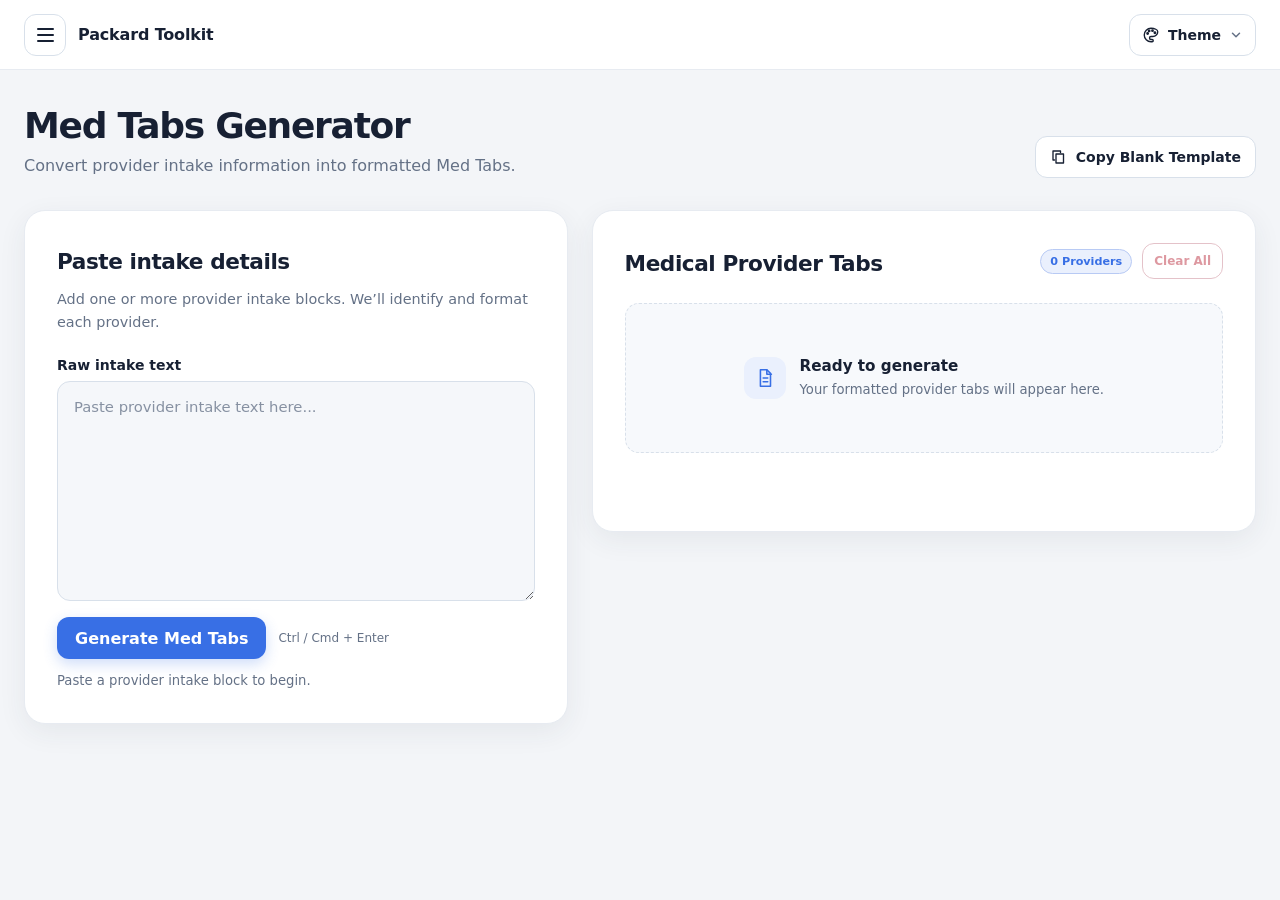
<file: index.html>
<!DOCTYPE html>
<html lang="en" data-theme="light">
  <head>
    <meta charset="UTF-8" />
    <meta name="viewport" content="width=device-width, initial-scale=1.0" />
    <meta name="theme-color" content="#f3f5f8" />
    <link rel="icon" type="image/png" href="assets/icons/favicon.png" />
    <link rel="apple-touch-icon" href="assets/icons/favicon.png" />
    <title>Med Tabs Generator | Packard Toolkit</title>
    <link rel="stylesheet" href="assets/css/styles.css" />
    <script src="assets/js/med-tab-parser.js"></script>
    <script src="assets/js/app.js" defer></script>
  </head>
  <body>
    <header class="app-header">
      <div class="app-header-inner">
        <div class="app-navigation">
          <button id="appMenuToggle" class="app-menu-toggle" type="button" aria-label="Open Packard Toolkit menu" aria-haspopup="dialog" aria-expanded="false" aria-controls="appMenu">
            <span aria-hidden="true"></span><span aria-hidden="true"></span><span aria-hidden="true"></span>
          </button>
          <span class="app-brand">Packard Toolkit</span>
        </div>

        <div class="theme-picker">
          <button id="themeToggle" class="theme-toggle" type="button" aria-haspopup="menu" aria-expanded="false" aria-controls="themeMenu">
            <svg class="control-icon" viewBox="0 0 24 24" aria-hidden="true"><path d="M12 3a9 9 0 1 0 0 18h1.5a1.5 1.5 0 0 0 0-3H12a2 2 0 0 1 0-4h2.5A6.5 6.5 0 0 0 21 7.5C21 5 17 3 12 3Z"/><circle cx="7.5" cy="10" r="1"/><circle cx="9.5" cy="6.5" r="1"/><circle cx="14" cy="6.2" r="1"/><circle cx="17.2" cy="9" r="1"/></svg>
            <span id="themeLabel">Theme</span>
            <svg class="theme-menu-chevron" viewBox="0 0 16 16" aria-hidden="true"><path d="m4 6 4 4 4-4"/></svg>
          </button>
          <div id="themeMenu" class="theme-menu" role="menu" aria-label="Choose theme" hidden>
            <button class="theme-option" type="button" role="menuitemradio" aria-checked="false" data-theme-option="light"><span class="theme-swatch swatch-light" aria-hidden="true"></span><span>Light</span><span class="theme-check" aria-hidden="true">&#10003;</span></button>
            <button class="theme-option" type="button" role="menuitemradio" aria-checked="false" data-theme-option="dark"><span class="theme-swatch swatch-dark" aria-hidden="true"></span><span>Dark</span><span class="theme-check" aria-hidden="true">&#10003;</span></button>
            <button class="theme-option" type="button" role="menuitemradio" aria-checked="false" data-theme-option="sepia"><span class="theme-swatch swatch-sepia" aria-hidden="true"></span><span>Sepia</span><span class="theme-check" aria-hidden="true">&#10003;</span></button>
            <button class="theme-option" type="button" role="menuitemradio" aria-checked="false" data-theme-option="forest"><span class="theme-swatch swatch-forest" aria-hidden="true"></span><span>Forest</span><span class="theme-check" aria-hidden="true">&#10003;</span></button>
            <button class="theme-option" type="button" role="menuitemradio" aria-checked="false" data-theme-option="blossom"><span class="theme-swatch swatch-blossom" aria-hidden="true"></span><span>Blossom</span><span class="theme-check" aria-hidden="true">&#10003;</span></button>
          </div>
        </div>
      </div>
    </header>

    <div id="appMenuBackdrop" class="app-menu-backdrop" hidden></div>
    <aside id="appMenu" class="app-menu" role="dialog" aria-modal="true" aria-labelledby="toolkit-menu-title" hidden>
      <div class="app-menu-header">
        <div>
          <p class="app-menu-eyebrow">Internal tools</p>
          <h2 id="toolkit-menu-title">Packard Toolkit</h2>
        </div>
        <button id="appMenuClose" class="icon-btn" type="button" aria-label="Close Packard Toolkit menu">
          <svg viewBox="0 0 24 24" aria-hidden="true"><path d="m6 6 12 12M18 6 6 18"/></svg>
        </button>
      </div>
      <nav id="toolkitNavigation" class="toolkit-navigation" aria-label="Packard Toolkit tools"></nav>
    </aside>

    <main class="app-shell">
      <section class="page-intro" aria-labelledby="generator-title">
        <div class="page-intro-copy">
          <h1 id="generator-title">Med Tabs Generator</h1>
          <p class="page-subtitle">Convert provider intake information into formatted Med Tabs.</p>
        </div>
        <button id="copyBlankTemplateBtn" class="secondary-btn" type="button">
          <svg class="button-icon" viewBox="0 0 24 24" aria-hidden="true"><path d="M8 8h10v12H8z"/><path d="M6 16H4V4h10v2"/></svg>
          Copy Blank Template
        </button>
      </section>

      <div class="workspace">
        <section class="panel input-panel" aria-labelledby="input-title">
          <div class="panel-heading">
            <div>
              <h2 id="input-title">Paste intake details</h2>
            </div>
            <p class="panel-copy">Add one or more provider intake blocks. We’ll identify and format each provider.</p>
          </div>

          <label class="form-label" for="inputText">Raw intake text</label>
          <textarea id="inputText" placeholder="Paste provider intake text here..." spellcheck="false"></textarea>

          <div class="input-actions">
            <button id="generateBtn" class="primary-btn" type="button">Generate Med Tabs</button>
            <span class="keyboard-hint">Ctrl / Cmd + Enter</span>
          </div>

          <div id="statusMessage" class="status-message" role="status" aria-live="polite">Paste a provider intake block to begin.</div>
        </section>

        <section class="panel output-panel" aria-labelledby="results-title">
          <div class="output-header">
            <div class="output-title">
              <h2 id="results-title">Medical Provider Tabs</h2>
            </div>
            <div class="output-header-actions">
              <div id="validationCounters" class="validation-counters" aria-label="Provider validation summary" aria-live="polite">
                <span id="resultCount" class="counter-pill counter-pill-providers" data-counter-status="all">0 Providers</span>
                <span id="greenCount" class="counter-pill counter-pill-complete" data-counter-status="complete" hidden></span>
                <span id="yellowCount" class="counter-pill counter-pill-warning" data-counter-status="warning" hidden></span>
                <span id="redCount" class="counter-pill counter-pill-critical" data-counter-status="critical" hidden></span>
                <span id="duplicateCount" class="counter-pill counter-pill-duplicate" data-counter-status="duplicate" hidden></span>
              </div>
              <button id="clearAllBtn" class="danger-btn" type="button" disabled>Clear All</button>
            </div>
          </div>

          <div id="resultsContainer" class="results-stack">
            <div class="empty-state">
              <div class="empty-state-icon" aria-hidden="true">
                <svg viewBox="0 0 24 24"><path d="M7 3h7l4 4v14H7z"/><path d="M14 3v5h5M10 12h5M10 16h5"/></svg>
              </div>
              <div>
                <h3>Ready to generate</h3>
                <p>Your formatted provider tabs will appear here.</p>
              </div>
            </div>
          </div>
        </section>
      </div>
    </main>

    <div id="toastContainer" class="toast-container" aria-live="polite" aria-atomic="true"></div>
  </body>
</html>
</file>
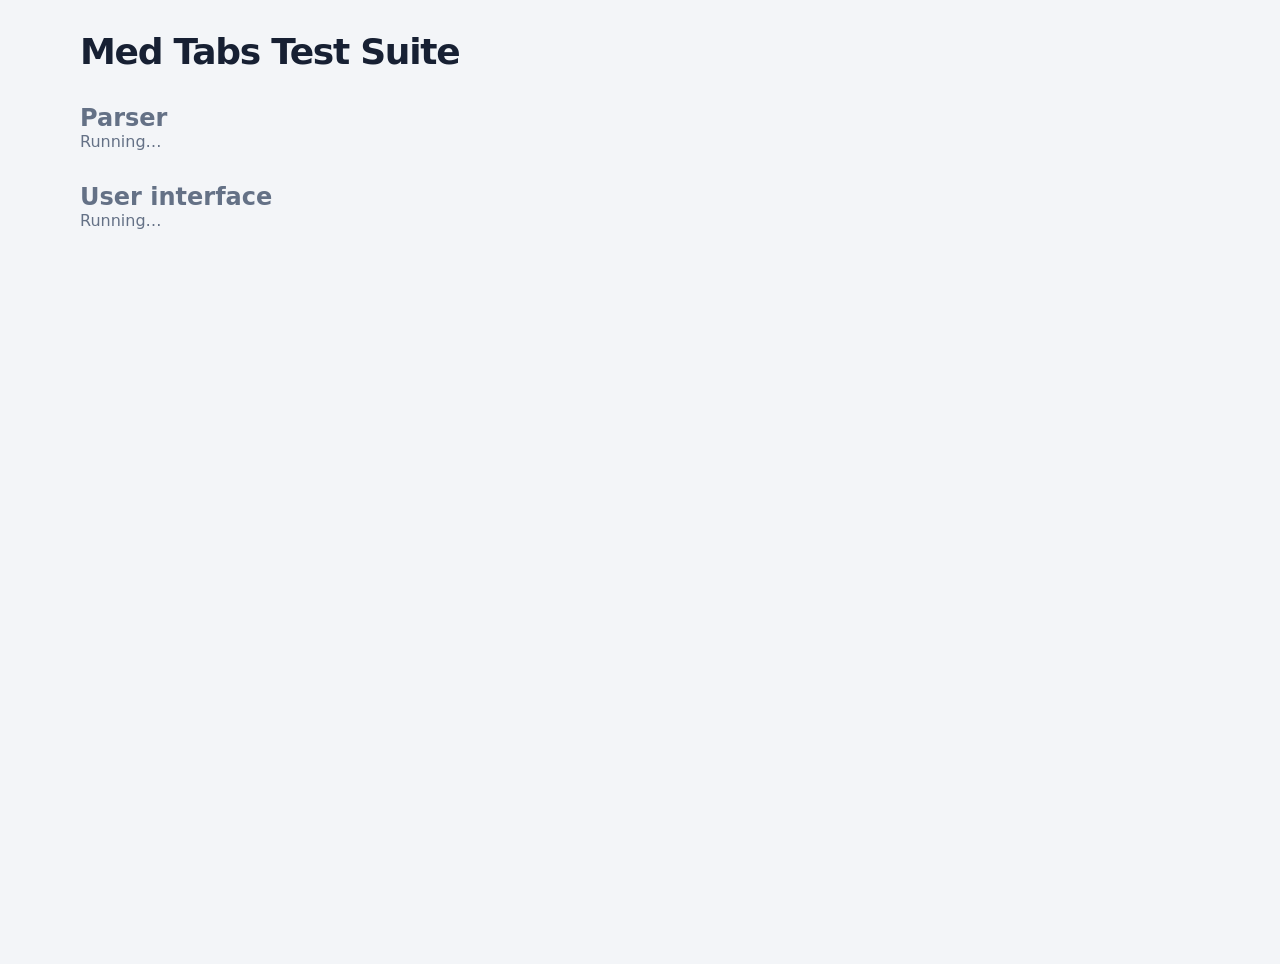
<file: tests/index.html>
<!DOCTYPE html>
<html lang="en" data-theme="light">
  <head>
    <meta charset="UTF-8" />
    <meta name="viewport" content="width=device-width, initial-scale=1.0" />
    <title>Med Tabs Test Suite</title>
    <link rel="stylesheet" href="../assets/css/styles.css" />
    <style>
      body { margin: 2rem; }
      .test-report { max-width: 70rem; margin: 0 auto; }
      .test-report section { margin-block: 2rem; }
      .test-report .pass { color: #08783e; }
      .test-report .fail { color: #b42318; }
      .test-fixture { position: fixed; inset: auto auto 200vh 200vw; }
    </style>
    <script>localStorage.removeItem('med-tabs-theme');</script>
    <script src="../assets/js/med-tab-parser.js"></script>
    <script src="fixtures/real-intake-samples.js"></script>
    <script src="parser.test.js"></script>
    <script src="../assets/js/app.js" defer></script>
    <script src="ui.test.js" defer></script>
  </head>
  <body>
    <main class="test-report">
      <h1>Med Tabs Test Suite</h1>
      <section>
        <h2>Parser</h2>
        <p id="parserSummary">Running…</p>
        <ol id="parserResults"></ol>
      </section>
      <section>
        <h2>User interface</h2>
        <p id="uiSummary">Running…</p>
        <ol id="uiResults"></ol>
      </section>
    </main>

    <div class="test-fixture" aria-hidden="true">
      <div class="theme-picker">
        <button id="themeToggle" type="button" aria-haspopup="menu" aria-expanded="false" aria-controls="themeMenu"><span id="themeLabel">Theme</span></button>
        <div id="themeMenu" role="menu" hidden>
          <button class="theme-option" type="button" role="menuitemradio" data-theme-option="light">Light</button>
          <button class="theme-option" type="button" role="menuitemradio" data-theme-option="dark">Dark</button>
          <button class="theme-option" type="button" role="menuitemradio" data-theme-option="sepia">Sepia</button>
          <button class="theme-option" type="button" role="menuitemradio" data-theme-option="forest">Forest</button>
          <button class="theme-option" type="button" role="menuitemradio" data-theme-option="blossom">Blossom</button>
        </div>
      </div>

      <button id="appMenuToggle" type="button" aria-expanded="false" aria-controls="appMenu">Menu</button>
      <div id="appMenuBackdrop" hidden></div>
      <aside id="appMenu" hidden>
        <button id="appMenuClose" type="button">Close</button>
        <nav id="toolkitNavigation"></nav>
      </aside>

      <textarea id="inputText"></textarea>
      <button id="generateBtn" type="button">Generate</button>
      <div id="statusMessage"></div>
      <div class="output-panel"><div id="resultsContainer"></div></div>
      <span id="resultCount"></span>
      <span id="greenCount"></span>
      <span id="yellowCount"></span>
      <span id="redCount"></span>
      <span id="duplicateCount" hidden></span>
      <button id="copyBlankTemplateBtn" type="button">Copy template</button>
      <button id="clearAllBtn" type="button">Clear</button>
      <div id="toastContainer"></div>
    </div>
  </body>
</html>
</file>
<file: assets/css/styles.css>
:root {
  color-scheme: light;
  font-family: Inter, ui-sans-serif, system-ui, -apple-system, BlinkMacSystemFont, "Segoe UI", sans-serif;
  --page-bg: #f3f5f8;
  --panel-bg: #ffffff;
  --surface-bg: #f7f9fc;
  --text: #172033;
  --text-muted: #647186;
  --accent: #386fe5;
  --accent-soft: #eaf0fd;
  --border: #d8e0ea;
  --panel: var(--panel-bg);
  --panel-alt: var(--surface-bg);
  --surface-inset: #f5f7fa;
  --line: var(--border);
  --line-subtle: #e7ebf1;
  --text-soft: var(--text-muted);
  --output-text: #27344a;
  --accent-strong: #275ac7;
  --accent-line: #b8caf4;
  --focus-ring: rgba(56, 111, 229, 0.38);
  --muted-button: #f4f6f9;
  --muted-button-hover: #e9eef5;
  --success-text: #167449;
  --error-text: #b42332;
  --critical: #bd3444;
  --critical-bg: #fff5f6;
  --critical-badge: #fde7e9;
  --warning: #8a5c00;
  --warning-bg: #fffaeb;
  --warning-badge: #fff0bd;
  --complete: #237a50;
  --complete-badge: #e1f5eb;
  --out-of-state: #7138b5;
  --out-of-state-bg: #f8f2ff;
  --out-of-state-badge: #eadcff;
  --copied-bg: #f0faf5;
  --copied-line: rgba(35, 122, 80, 0.48);
  --shadow: 0 8px 28px rgba(38, 51, 74, 0.07);
  --shadow-menu: 0 18px 48px rgba(21, 32, 51, 0.16);
}

:root[data-theme="dark"] {
  color-scheme: dark;
  --page-bg: #0d121b;
  --panel-bg: #151c29;
  --surface-bg: #1a2332;
  --text: #f4f7fb;
  --text-muted: #a6b2c4;
  --accent: #79a0ff;
  --accent-soft: rgba(121, 160, 255, 0.14);
  --border: #303b4f;
  --panel: var(--panel-bg);
  --panel-alt: var(--surface-bg);
  --surface-inset: #101722;
  --line: var(--border);
  --line-subtle: #273144;
  --text-soft: var(--text-muted);
  --output-text: #e7edf9;
  --accent-strong: #91b1ff;
  --accent-line: rgba(121, 160, 255, 0.38);
  --focus-ring: rgba(121, 160, 255, 0.55);
  --muted-button: #202a3a;
  --muted-button-hover: #29364a;
  --success-text: #91e6bb;
  --error-text: #ffadb7;
  --critical: #ff8291;
  --critical-bg: #2a1820;
  --critical-badge: #4d2530;
  --warning: #ffd166;
  --warning-bg: #292416;
  --warning-badge: #4a3d18;
  --complete: #78d9a8;
  --complete-badge: #173c2b;
  --out-of-state: #c69aff;
  --out-of-state-bg: #251931;
  --out-of-state-badge: #43275c;
  --copied-bg: #14271f;
  --copied-line: rgba(120, 217, 168, 0.52);
  --shadow: 0 8px 28px rgba(0, 0, 0, 0.2);
  --shadow-menu: 0 22px 54px rgba(0, 0, 0, 0.38);
}

:root[data-theme="sepia"] {
  color-scheme: light;
  --page-bg: #F4EEDF;
  --panel-bg: #FFF8EB;
  --surface-bg: #F8EEDC;
  --text: #3B2F24;
  --text-muted: #735F4B;
  --accent: #9A6C35;
  --accent-soft: #EAD8BD;
  --border: #D8C4A7;
  --panel: var(--panel-bg);
  --panel-alt: var(--surface-bg);
  --surface-inset: #F1E3CE;
  --line: var(--border);
  --line-subtle: #E5D5BC;
  --text-soft: var(--text-muted);
  --output-text: #4A392B;
  --accent-strong: #7E5528;
  --accent-line: #C8A77E;
  --focus-ring: rgba(154, 108, 53, 0.46);
  --muted-button: #F0E2CD;
  --muted-button-hover: #E6D2B5;
  --shadow: 0 8px 28px rgba(90, 65, 38, 0.09);
  --shadow-menu: 0 20px 50px rgba(90, 65, 38, 0.2);
}

:root[data-theme="forest"] {
  color-scheme: light;
  --page-bg: #EDF4EF;
  --panel-bg: #FFFFFF;
  --surface-bg: #F4F8F5;
  --text: #183326;
  --text-muted: #5B7465;
  --accent: #3F7D58;
  --accent-soft: #DDECE2;
  --border: #C8DDD0;
  --panel: var(--panel-bg);
  --panel-alt: var(--surface-bg);
  --surface-inset: #EAF2EC;
  --line: var(--border);
  --line-subtle: #DCE9E0;
  --text-soft: var(--text-muted);
  --output-text: #244535;
  --accent-strong: #326747;
  --accent-line: #9EC2AA;
  --focus-ring: rgba(63, 125, 88, 0.46);
  --muted-button: #E6F0E9;
  --muted-button-hover: #D7E8DC;
  --shadow: 0 8px 28px rgba(42, 82, 58, 0.08);
  --shadow-menu: 0 20px 50px rgba(42, 82, 58, 0.18);
}

:root[data-theme="blossom"] {
  color-scheme: light;
  --page-bg: #FDF4F8;
  --panel-bg: #FFFFFF;
  --surface-bg: #FAF1FB;
  --text: #342238;
  --text-muted: #7A637D;
  --accent: #B65FCF;
  --accent-soft: #F0DDF4;
  --border: #EBCBEF;
  --panel: var(--panel-bg);
  --panel-alt: var(--surface-bg);
  --surface-inset: #F7EAF8;
  --line: var(--border);
  --line-subtle: #F1DDF3;
  --text-soft: var(--text-muted);
  --output-text: #49304E;
  --accent-strong: #9849B0;
  --accent-line: #D9A9E2;
  --focus-ring: rgba(182, 95, 207, 0.44);
  --muted-button: #F5E8F7;
  --muted-button-hover: #EDD8F1;
  --shadow: 0 8px 28px rgba(91, 51, 99, 0.08);
  --shadow-menu: 0 20px 50px rgba(91, 51, 99, 0.18);
}

* { box-sizing: border-box; }

html { min-width: 320px; }

body {
  margin: 0;
  min-height: 100vh;
  background: var(--page-bg);
  color: var(--text-soft);
  transition: background-color 180ms ease, color 180ms ease;
}

body.menu-open { overflow: hidden; }

button,
textarea { font: inherit; }

button {
  border: 0;
  cursor: pointer;
  transition: background-color 160ms ease, border-color 160ms ease, color 160ms ease, box-shadow 160ms ease, transform 160ms ease;
}

button:active:not(:disabled) { transform: translateY(1px); }

button:focus-visible,
textarea:focus-visible,
a:focus-visible {
  outline: 3px solid var(--focus-ring);
  outline-offset: 2px;
}

button:disabled {
  cursor: not-allowed;
  opacity: 0.5;
}

h1, h2, h3, p { margin: 0; }

svg { display: block; }

.app-header {
  position: sticky;
  top: 0;
  z-index: 40;
  height: 70px;
  border-bottom: 1px solid var(--line-subtle);
  background: color-mix(in srgb, var(--panel) 94%, transparent);
  backdrop-filter: blur(14px);
}

.app-header-inner {
  width: min(1400px, calc(100% - 48px));
  height: 100%;
  margin: 0 auto;
  display: flex;
  align-items: center;
  justify-content: space-between;
  gap: 16px;
}

.app-navigation {
  display: flex;
  align-items: center;
  gap: 12px;
}

.app-menu-toggle,
.icon-btn {
  width: 42px;
  height: 42px;
  flex: 0 0 auto;
  display: inline-flex;
  align-items: center;
  justify-content: center;
  border: 1px solid var(--line);
  border-radius: 12px;
  background: var(--panel);
  color: var(--text);
}

.app-menu-toggle {
  flex-direction: column;
  gap: 4px;
}

.app-menu-toggle span {
  width: 17px;
  height: 2px;
  border-radius: 2px;
  background: currentColor;
}

.app-menu-toggle:hover,
.icon-btn:hover { background: var(--panel-alt); border-color: var(--accent-line); }

.app-brand {
  color: var(--text);
  font-size: 1rem;
  font-weight: 750;
  letter-spacing: -0.01em;
}

.theme-picker { position: relative; }

.theme-toggle,
.secondary-btn,
.primary-btn,
.danger-btn,
.ghost-btn {
  min-height: 42px;
  border-radius: 12px;
  font-weight: 700;
}

.theme-toggle {
  display: inline-flex;
  align-items: center;
  gap: 8px;
  padding: 8px 12px;
  border: 1px solid var(--line);
  background: var(--panel);
  color: var(--text);
  font-size: 0.875rem;
}

.theme-toggle:hover,
.secondary-btn:hover { background: var(--panel-alt); border-color: var(--accent-line); }

.control-icon,
.button-icon {
  width: 18px;
  height: 18px;
  fill: none;
  stroke: currentColor;
  stroke-width: 1.8;
  stroke-linecap: round;
  stroke-linejoin: round;
}

.theme-menu-chevron {
  width: 14px;
  height: 14px;
  fill: none;
  stroke: var(--text-soft);
  stroke-width: 1.7;
  stroke-linecap: round;
  stroke-linejoin: round;
  transition: transform 150ms ease;
}

.theme-toggle[aria-expanded="true"] .theme-menu-chevron { transform: rotate(180deg); }

.theme-menu {
  position: absolute;
  top: calc(100% + 10px);
  right: 0;
  z-index: 45;
  width: 176px;
  padding: 8px;
  border: 1px solid var(--line);
  border-radius: 14px;
  background: var(--panel);
  box-shadow: var(--shadow-menu);
}

.theme-menu[hidden],
.app-menu[hidden],
.app-menu-backdrop[hidden] { display: none; }

.theme-option {
  width: 100%;
  min-height: 40px;
  display: grid;
  grid-template-columns: 16px 1fr 16px;
  align-items: center;
  gap: 10px;
  padding: 8px 10px;
  border-radius: 9px;
  background: transparent;
  color: var(--text);
  font-size: 0.875rem;
  font-weight: 650;
  text-align: left;
}

.theme-option:hover,
.theme-option:focus-visible,
.theme-option[aria-checked="true"] { background: var(--accent-soft); color: var(--accent); }

.theme-swatch {
  width: 14px;
  height: 14px;
  border: 1px solid rgba(15, 23, 42, 0.18);
  border-radius: 50%;
}

.swatch-light { background: #f3f5f8; }
.swatch-dark { background: #151c29; }
.swatch-sepia { background: #d9bd91; }
.swatch-forest { background: #4f8664; }
.swatch-blossom { background: #c77bda; }

.theme-check { opacity: 0; font-weight: 800; }
.theme-option[aria-checked="true"] .theme-check { opacity: 1; }

.app-menu-backdrop {
  position: fixed;
  inset: 0;
  z-index: 60;
  background: rgba(15, 23, 42, 0.4);
  backdrop-filter: blur(2px);
  animation: fade-in 160ms ease-out both;
}

.app-menu {
  position: fixed;
  inset: 0 auto 0 0;
  z-index: 70;
  width: min(360px, calc(100vw - 40px));
  padding: 24px 16px;
  border-right: 1px solid var(--line);
  background: var(--panel);
  box-shadow: var(--shadow-menu);
  color: var(--text);
  animation: drawer-in 200ms ease-out both;
}

.app-menu-header {
  display: flex;
  align-items: center;
  justify-content: space-between;
  gap: 16px;
  padding: 0 8px 24px;
  border-bottom: 1px solid var(--line-subtle);
}

.app-menu-header h2 { margin-top: 5px; font-size: 1.25rem; }
.app-menu-eyebrow { color: var(--accent); font-size: 0.7rem; font-weight: 800; letter-spacing: 0.13em; text-transform: uppercase; }
.icon-btn svg { width: 20px; height: 20px; fill: none; stroke: currentColor; stroke-width: 1.8; stroke-linecap: round; }

.toolkit-navigation { padding: 20px 4px; }

.toolkit-nav-section + .toolkit-nav-section { margin-top: 28px; }

.toolkit-nav-label {
  margin: 0 8px 8px;
  color: var(--text-soft);
  font-size: 0.7rem;
  font-weight: 800;
  letter-spacing: 0.13em;
  text-transform: uppercase;
}

.toolkit-nav-item {
  width: 100%;
  min-height: 46px;
  display: flex;
  align-items: center;
  justify-content: space-between;
  gap: 12px;
  padding: 11px 12px;
  border-radius: 11px;
  color: var(--text);
  font-size: 0.925rem;
  font-weight: 650;
  text-decoration: none;
}

.toolkit-nav-item:hover,
.toolkit-nav-item:focus-visible { background: var(--panel-alt); }
.toolkit-nav-item.active { background: var(--accent-soft); color: var(--accent); font-weight: 750; }
.toolkit-nav-item.disabled { color: var(--text-soft); cursor: not-allowed; opacity: 0.62; }
.toolkit-nav-item.disabled:hover { background: transparent; }
.toolkit-nav-status { font-size: 0.7rem; font-weight: 750; }

.app-shell {
  width: min(1400px, calc(100% - 48px));
  margin: 0 auto;
  padding: 28px 0 48px;
}

.page-intro {
  display: flex;
  align-items: flex-end;
  justify-content: space-between;
  gap: 24px;
  margin-bottom: 32px;
}

.page-intro-copy { min-width: 0; }

.eyebrow,
.section-label {
  color: var(--accent);
  font-size: 0.75rem;
  font-weight: 800;
  letter-spacing: 0.13em;
  text-transform: uppercase;
}

h1 {
  margin-top: 8px;
  color: var(--text);
  font-size: clamp(2rem, 4vw, 2.25rem);
  font-weight: 750;
  letter-spacing: -0.035em;
  line-height: 1.1;
}

.page-subtitle { margin-top: 8px; color: var(--text-soft); font-size: 1rem; line-height: 1.55; }

.secondary-btn {
  display: inline-flex;
  align-items: center;
  justify-content: center;
  gap: 8px;
  flex: 0 0 auto;
  padding: 10px 14px;
  border: 1px solid var(--line);
  background: var(--panel);
  color: var(--text);
  font-size: 0.875rem;
}

.workspace {
  display: grid;
  grid-template-columns: minmax(0, 45fr) minmax(0, 55fr);
  align-items: start;
  gap: 24px;
}

.panel {
  padding: 32px;
  border: 1px solid var(--line-subtle);
  border-radius: 21px;
  background: var(--panel);
  box-shadow: var(--shadow);
}

.input-panel { display: flex; flex-direction: column; }

.panel-heading { margin-bottom: 24px; }
.panel-heading h2,
.output-title h2 { margin-top: 6px; color: var(--text); font-size: 1.35rem; letter-spacing: -0.02em; line-height: 1.25; }
.panel-copy { max-width: 54ch; margin-top: 12px; color: var(--text-soft); font-size: 0.9rem; line-height: 1.55; }

.form-label { margin-bottom: 8px; color: var(--text); font-size: 0.875rem; font-weight: 700; }

textarea {
  width: 100%;
  min-height: 220px;
  padding: 14px 16px;
  border: 1px solid var(--line);
  border-radius: 13px;
  resize: vertical;
  background: var(--surface-inset);
  color: var(--text);
  font-size: 0.925rem;
  line-height: 1.55;
  transition: background-color 160ms ease, border-color 160ms ease, box-shadow 160ms ease;
}

textarea::placeholder { color: color-mix(in srgb, var(--text-soft) 76%, transparent); }
textarea:hover { border-color: color-mix(in srgb, var(--line) 55%, var(--accent)); }
textarea:focus-visible { border-color: var(--accent); background: var(--panel); box-shadow: 0 0 0 3px var(--focus-ring); outline: none; }

.input-actions { display: flex; align-items: center; gap: 12px; margin-top: 16px; }

.primary-btn {
  min-width: 180px;
  padding: 10px 18px;
  background: var(--accent);
  color: #fff;
  box-shadow: 0 5px 14px color-mix(in srgb, var(--accent) 24%, transparent);
}

.primary-btn:hover:not(:disabled) { background: var(--accent-strong); box-shadow: 0 7px 18px color-mix(in srgb, var(--accent) 30%, transparent); }
.primary-btn:disabled { opacity: 0.65; cursor: wait; }
.keyboard-hint { color: var(--text-soft); font-size: 0.75rem; }

.status-message { min-height: 20px; margin-top: 12px; color: var(--text-soft); font-size: 0.825rem; line-height: 1.45; }
.status-message.error { color: var(--error-text); }
.status-message.success { color: var(--success-text); }

.output-panel { min-height: 322px; }

.output-header {
  display: flex;
  align-items: center;
  justify-content: space-between;
  gap: 16px;
  margin-bottom: 24px;
}

.output-title { min-width: 0; }

.output-header-actions { display: flex; align-items: center; justify-content: flex-end; gap: 10px; min-width: 0; }
.validation-counters { display: flex; align-items: center; justify-content: flex-end; gap: 6px; flex-wrap: wrap; }

.counter-pill,
.status-badge {
  display: inline-flex;
  align-items: center;
  border-radius: 999px;
  white-space: nowrap;
  font-weight: 750;
  line-height: 1;
}

.counter-pill { padding: 6px 9px; border: 1px solid transparent; font-size: 0.7rem; }
.counter-pill[hidden] { display: none; }
.counter-pill-providers { border-color: var(--accent-line); background: var(--accent-soft); color: var(--accent); }
.counter-pill-complete { border-color: color-mix(in srgb, var(--complete) 48%, transparent); background: var(--complete-badge); color: var(--complete); }
.counter-pill-warning { border-color: color-mix(in srgb, var(--warning) 48%, transparent); background: var(--warning-badge); color: var(--warning); }
.counter-pill-critical { border-color: color-mix(in srgb, var(--critical) 48%, transparent); background: var(--critical-badge); color: var(--critical); }
.counter-pill-duplicate { border-color: var(--accent-line); background: var(--accent-soft); color: var(--accent); }

.danger-btn {
  flex: 0 0 auto;
  min-height: 36px;
  padding: 8px 11px;
  border: 1px solid color-mix(in srgb, var(--critical) 52%, var(--line));
  background: transparent;
  color: var(--critical);
  font-size: 0.75rem;
}

.danger-btn:hover:not(:disabled) { background: var(--critical-badge); }

.results-stack { display: flex; flex-direction: column; gap: 10px; min-width: 0; }

.empty-state {
  min-height: 150px;
  display: flex;
  align-items: center;
  justify-content: center;
  gap: 14px;
  padding: 24px;
  border: 1px dashed var(--line);
  border-radius: 14px;
  background: var(--panel-alt);
  text-align: left;
}

.empty-state-icon {
  width: 42px;
  height: 42px;
  flex: 0 0 auto;
  display: grid;
  place-items: center;
  border-radius: 12px;
  background: var(--accent-soft);
  color: var(--accent);
}

.empty-state-icon svg { width: 22px; height: 22px; fill: none; stroke: currentColor; stroke-width: 1.7; stroke-linecap: round; stroke-linejoin: round; }
.empty-state h3 { margin-bottom: 5px; color: var(--text); font-size: 0.95rem; }
.empty-state p { max-width: 42ch; color: var(--text-soft); font-size: 0.825rem; line-height: 1.45; }

.provider-card {
  overflow: hidden;
  border: 1px solid var(--line-subtle);
  border-radius: 13px;
  background: var(--panel-alt);
  transition: border-color 160ms ease, background-color 160ms ease, box-shadow 160ms ease;
}

.provider-card:hover { border-color: var(--accent-line); }
.provider-card.status-critical { border-left: 4px solid var(--critical); background: var(--critical-bg); }
.provider-card.status-warning { border-left: 4px solid var(--warning); background: var(--warning-bg); }
.provider-card.status-out-of-state { border-left: 4px solid var(--out-of-state); background: var(--out-of-state-bg); }
.provider-card.is-copied { background: var(--copied-bg); box-shadow: inset 0 0 0 1px var(--copied-line); }
.provider-card.is-copied:hover { box-shadow: inset 0 0 0 2px var(--copied-line); }
.provider-card.is-copied .provider-name,
.provider-card.is-copied .provider-chevron { color: var(--text-soft); }

.provider-summary { display: flex; align-items: center; gap: 8px; min-width: 0; padding: 7px 8px 7px 5px; }

.provider-toggle {
  display: flex;
  align-items: center;
  flex: 1 1 auto;
  gap: 8px;
  min-width: 0;
  padding: 5px 7px;
  border-radius: 8px;
  background: transparent;
  color: inherit;
  text-align: left;
  user-select: none;
}

.provider-toggle:hover { background: var(--accent-soft); }
.provider-toggle:focus-visible { outline: 2px solid var(--focus-ring); outline-offset: -1px; }

.provider-chevron { flex: 0 0 auto; color: var(--text-soft); font-size: 1.15rem; line-height: 1; transition: transform 150ms ease; }
.provider-toggle[aria-expanded="true"] .provider-chevron { transform: rotate(90deg); }

.provider-copied-indicator {
  display: none;
  flex: 0 0 auto;
  align-items: center;
  justify-content: center;
  width: 18px;
  height: 18px;
  border-radius: 50%;
  background: var(--complete-badge);
  color: var(--complete);
  font-size: 0.72rem;
  font-weight: 800;
}

.provider-card.is-copied .provider-copied-indicator { display: inline-flex; }

.provider-name { flex: 1 1 auto; min-width: 0; overflow: hidden; color: var(--text); font-size: 0.825rem; font-weight: 750; line-height: 1.25; text-overflow: ellipsis; white-space: nowrap; }
.provider-summary .status-badge { flex: 0 0 auto; margin: 0; }

.ghost-btn {
  min-height: 32px;
  padding: 6px 10px;
  border: 1px solid var(--line);
  background: var(--muted-button);
  color: var(--text);
  font-size: 0.75rem;
}

.ghost-btn:hover { background: var(--muted-button-hover); border-color: var(--accent-line); }
.row-copy-btn { flex: 0 0 auto; }

.provider-details { padding: 12px 14px 14px 32px; border-top: 1px solid var(--line-subtle); background: var(--panel-alt); }
.provider-card.is-copied .provider-details { background: var(--copied-bg); }
.provider-details[hidden] { display: none; }
.provider-details .missing-summary { margin: 0 0 9px; }

.status-badge { gap: 4px; margin-top: 5px; padding: 4px 7px; font-size: 0.65rem; }
.status-badge-critical { background: var(--critical-badge); color: var(--critical); }
.status-badge-warning { background: var(--warning-badge); color: var(--warning); }
.status-badge-complete { background: var(--complete-badge); color: var(--complete); }
.status-badge-out-of-state { background: var(--out-of-state-badge); color: var(--out-of-state); }
.status-badge-duplicate { border: 1px solid var(--accent-line); background: var(--accent-soft); color: var(--accent); }

.duplicate-reference { flex: 0 0 auto; color: var(--text-soft); font-size: 0.68rem; font-weight: 650; white-space: nowrap; }
.duplicate-details { margin: 0 0 10px; color: var(--text-soft); font-size: 0.75rem; line-height: 1.45; }
.duplicate-details p { margin: 0 0 3px; }
.duplicate-details ul { margin: 0; padding-left: 18px; }

.missing-summary { margin: -2px 0 8px; color: var(--text-soft); font-size: 0.74rem; font-weight: 600; line-height: 1.4; }
.status-critical .missing-summary { color: var(--critical); }
.status-warning .missing-summary { color: var(--warning); }
.status-out-of-state .missing-summary { color: var(--out-of-state); }

.medtab-output {
  max-height: none;
  margin: 0;
  overflow: auto;
  padding: 12px;
  border: 1px solid var(--line-subtle);
  border-radius: 10px;
  background: var(--surface-inset);
  color: var(--output-text);
  font-family: "SFMono-Regular", ui-monospace, Menlo, Consolas, "Liberation Mono", monospace;
  font-size: 0.78rem;
  line-height: 1.42;
  overflow-wrap: anywhere;
  white-space: pre-wrap;
  scrollbar-gutter: stable;
}

.spinner { width: 16px; height: 16px; display: inline-block; margin-right: 8px; border: 2px solid rgba(255,255,255,.3); border-top-color: #fff; border-radius: 50%; vertical-align: middle; animation: spin 700ms linear infinite; }

.toast-container { position: fixed; right: 18px; bottom: 18px; z-index: 1000; display: flex; flex-direction: column; align-items: flex-end; gap: 8px; max-width: min(360px, calc(100vw - 32px)); pointer-events: none; }
.toast { width: fit-content; max-width: 100%; padding: 11px 14px; border: 1px solid var(--line); border-left-width: 4px; border-radius: 11px; background: var(--panel); color: var(--text); box-shadow: var(--shadow-menu); font-size: 0.825rem; font-weight: 650; line-height: 1.35; animation: toast-in 180ms ease-out both; }
.toast-success { border-left-color: var(--complete); }
.toast-warning { border-left-color: var(--warning); background: var(--warning-bg); }
.toast-error { border-left-color: var(--critical); background: var(--critical-bg); }
.toast.is-leaving { animation: toast-out 160ms ease-in both; }

.sr-only { position: absolute; width: 1px; height: 1px; padding: 0; margin: -1px; overflow: hidden; clip: rect(0, 0, 0, 0); white-space: nowrap; border: 0; }

@keyframes spin { to { transform: rotate(360deg); } }
@keyframes fade-in { from { opacity: 0; } }
@keyframes drawer-in { from { transform: translateX(-100%); } }
@keyframes toast-in { from { opacity: 0; transform: translateY(8px) scale(.98); } }
@keyframes toast-out { to { opacity: 0; transform: translateY(6px) scale(.98); } }

@media (max-width: 1080px) {
  .workspace { grid-template-columns: 1fr; }
  .output-panel { min-height: 280px; }
}

@media (max-width: 720px) {
  .app-header-inner,
  .app-shell { width: min(100% - 32px, 1400px); }
  .app-shell { padding-top: 24px; }
  .page-intro { align-items: flex-start; flex-direction: column; gap: 20px; margin-bottom: 24px; }
  .panel { padding: 24px; }
  .output-header { align-items: flex-start; flex-direction: column; }
  .output-header-actions { width: 100%; justify-content: space-between; }
  .validation-counters { justify-content: flex-start; }
}

@media (max-width: 480px) {
  .app-header { height: 66px; }
  .app-brand { font-size: 0.95rem; }
  .theme-toggle { padding-inline: 10px; }
  .control-icon { display: none; }
  .app-shell { padding-bottom: 32px; }
  h1 { font-size: 1.9rem; }
  .page-subtitle { font-size: 0.925rem; }
  .secondary-btn { width: 100%; }
  .panel { padding: 20px; border-radius: 19px; }
  .panel-heading h2,
  .output-title h2 { font-size: 1.2rem; }
  textarea { min-height: 190px; }
  .input-actions { align-items: stretch; flex-direction: column; }
  .primary-btn { width: 100%; }
  .keyboard-hint { text-align: center; }
  .output-header-actions { align-items: flex-start; gap: 12px; }
  .danger-btn { align-self: flex-start; }
  .empty-state { align-items: flex-start; flex-direction: column; min-height: 0; }
  .provider-summary { gap: 5px; padding: 6px; }
  .provider-toggle { gap: 5px; padding-inline: 4px; }
  .provider-name { font-size: 0.78rem; }
  .duplicate-reference { display: none; }
  .provider-details { padding-left: 20px; }
  .toast-container { right: 12px; bottom: 12px; }
}

@media (prefers-reduced-motion: reduce) {
  *, *::before, *::after { scroll-behavior: auto !important; animation-duration: 0.01ms !important; animation-iteration-count: 1 !important; transition-duration: 0.01ms !important; }
}
</file>
